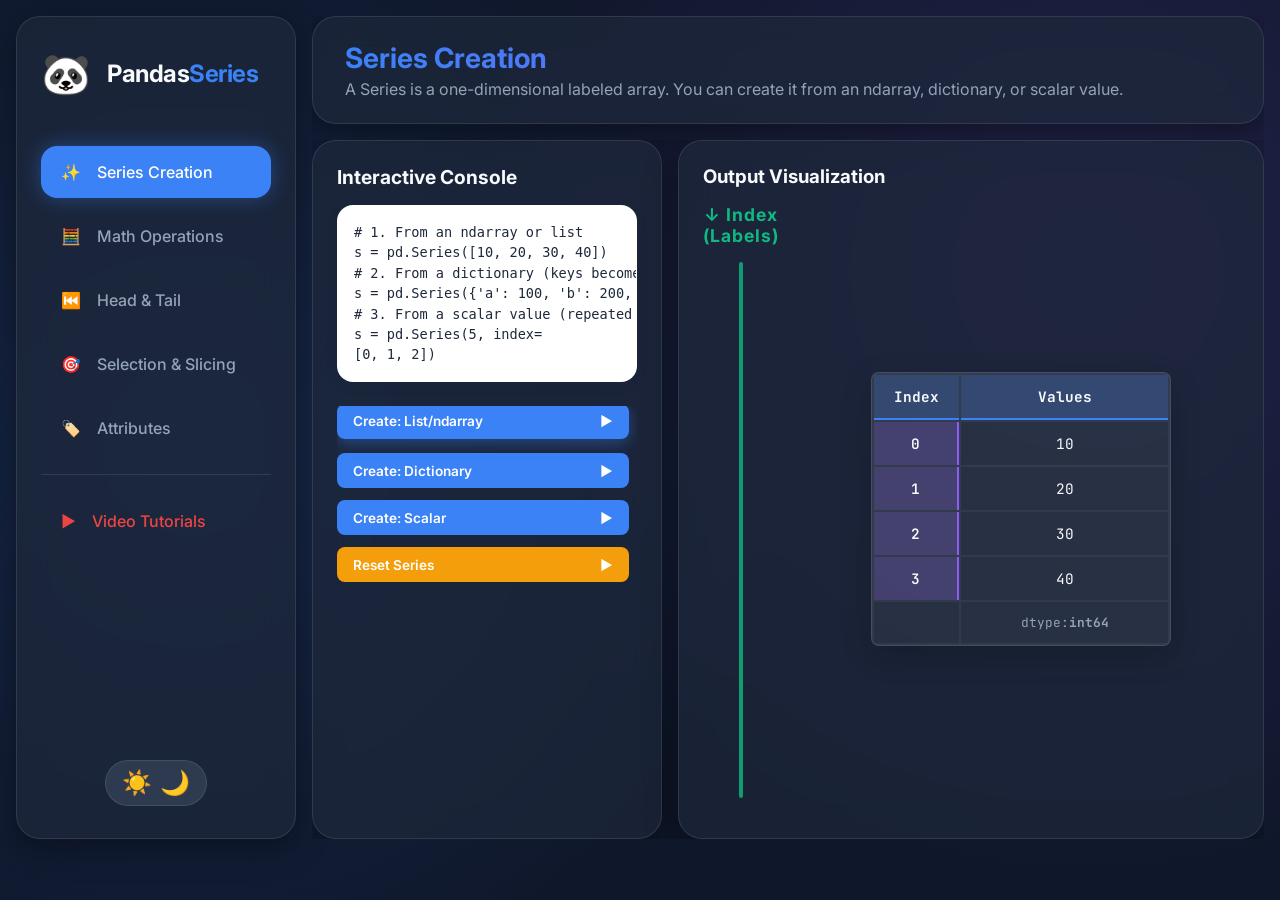
<file: index.html>
<!DOCTYPE html>
<html lang="en" style="height: 100%; min-height: 100%;">
<head>
    <meta charset="UTF-8">
    <meta name="viewport" content="width=device-width, initial-scale=1.0, maximum-scale=1.0, user-scalable=no">
    <title>Pandas Series Visualizer</title>
    <meta name="description" content="Interactive learning platform for Pandas Series concepts.">
    <link href="https://fonts.googleapis.com/css2?family=Inter:wght@300;400;500;600;700&family=JetBrains+Mono:wght@400;500&display=swap" rel="stylesheet">
    <link rel="stylesheet" href="styles.css">
</head>
<body>
    <div class="app-container">
        <!-- Sidebar Navigation -->
        <aside class="sidebar glass-panel">
            <div class="logo">
                <div class="logo-icon">🐼</div>
                <h1>Pandas<span>Series</span></h1>
            </div>
            <nav class="nav-menu">
                <button class="nav-item active" data-topic="creation">
                    <span class="icon">✨</span> Series Creation
                </button>
                <button class="nav-item" data-topic="math">
                    <span class="icon">🧮</span> Math Operations
                </button>
                <button class="nav-item" data-topic="headtail">
                    <span class="icon">⏮️</span> Head & Tail
                </button>
                <button class="nav-item" data-topic="selection">
                    <span class="icon">🎯</span> Selection & Slicing
                </button>
                <button class="nav-item" data-topic="attributes">
                    <span class="icon">🏷️</span> Attributes
                </button>
                <div style="height: 1px; background: var(--border-glass); margin: 0.5rem 0;"></div>
                <button class="nav-item special-btn" id="open-video-modal" style="color: var(--accent-danger);">
                    <span class="icon">▶️</span> Video Tutorials
                </button>
            </nav>
            <div class="theme-toggle-container">
                <button id="theme-toggle" class="theme-toggle" aria-label="Toggle Dark Mode">
                    <span class="sun-icon">☀️</span>
                    <span class="moon-icon">🌙</span>
                </button>
            </div>
        </aside>

        <!-- Main Content Area -->
        <main class="main-content">
            <header class="top-bar glass-panel">
                <h2 id="topic-title">Series Creation</h2>
                <p id="topic-description">Understand how to create a Pandas Series from ndarrays, dictionaries, and scalars.</p>
            </header>

            <div class="workspace">
                <!-- Code / Controls Panel -->
                <div class="controls-panel glass-panel" id="main-controls">
                    <div class="panel-header">
                        <h3>Interactive Console</h3>
                    </div>
                    <div class="code-display" id="code-snippet">
                        <code>import pandas as pd<br><br># Creating a basic Series<br>s = pd.Series([10, 20, 30, 40])</code>
                    </div>
                    <div class="action-buttons" id="action-buttons">
                        <!-- Buttons injected dynamically by JS -->
                        <button class="action-btn primary" onclick="renderSeries()">Show Series</button>
                    </div>
                </div>

                <!-- Visualization Stage -->
                <div class="visualization-stage glass-panel" id="main-visualization">
                    <div class="stage-header">
                        <div style="display: flex; align-items: center; gap: 20px;">
                            <h3>Output Visualization</h3>
                        </div>
                    </div>
                    
                    <!-- Live Syntax and Output Console -->
                    <div class="action-console" id="action-console">
                        <div class="console-header">
                            <div class="console-dots">
                                <span></span><span></span><span></span>
                            </div>
                            <div class="console-title">Python Terminal</div>
                        </div>
                        <div class="console-body">
                            <div class="syntax-line"><span class="prompt">>>></span> <span id="console-syntax" class="typing-text"></span></div>
                            <div class="output-line" id="console-output"></div>
                        </div>
                    </div>

                    <div class="table-wrapper" id="table-wrapper" style="position: relative; flex-grow: 1; display: flex; flex-direction: column;">
                        <div style="display: flex; flex-grow: 1;">
                            <div class="axis-vertical" id="axis-0-overlay">
                                <span class="axis-label">&darr; Index<br>(Labels)</span>
                                <div class="axis-line"></div>
                            </div>
                            <div class="table-container" id="table-container">
                                <!-- Series will be rendered here -->
                                <div class="placeholder-text">Click an action to visualize the Series.</div>
                            </div>
                        </div>
                    </div>
                </div>
            </div>
        </main>
    </div>
    <!-- Video Modal -->
    <div class="video-modal-overlay" id="video-modal">
        <div class="video-modal-content glass-panel">
            <div class="modal-header">
                <h2>Pandas Series Tutorials</h2>
                <button class="close-modal" id="close-video-modal">&times;</button>
            </div>
            <div class="modal-body">
                <div class="video-container">
                    <h3>Series Creation & Attributes</h3>
                    <iframe width="100%" height="315" src="https://www.youtube.com/embed/9z_W0eI-01Y" title="YouTube video player" frameborder="0" allow="accelerometer; autoplay; clipboard-write; encrypted-media; gyroscope; picture-in-picture" allowfullscreen></iframe>
                </div>
                <div class="video-container">
                    <h3>Series 1D Data</h3>
                    <iframe width="100%" height="315" src="https://www.youtube.com/embed/ubvQWUgXhbc" title="YouTube video player" frameborder="0" allow="accelerometer; autoplay; clipboard-write; encrypted-media; gyroscope; picture-in-picture" allowfullscreen></iframe>
                </div>
            </div>
        </div>
    </div>

    <script src="script.js"></script>
</body>
</html>
</file>
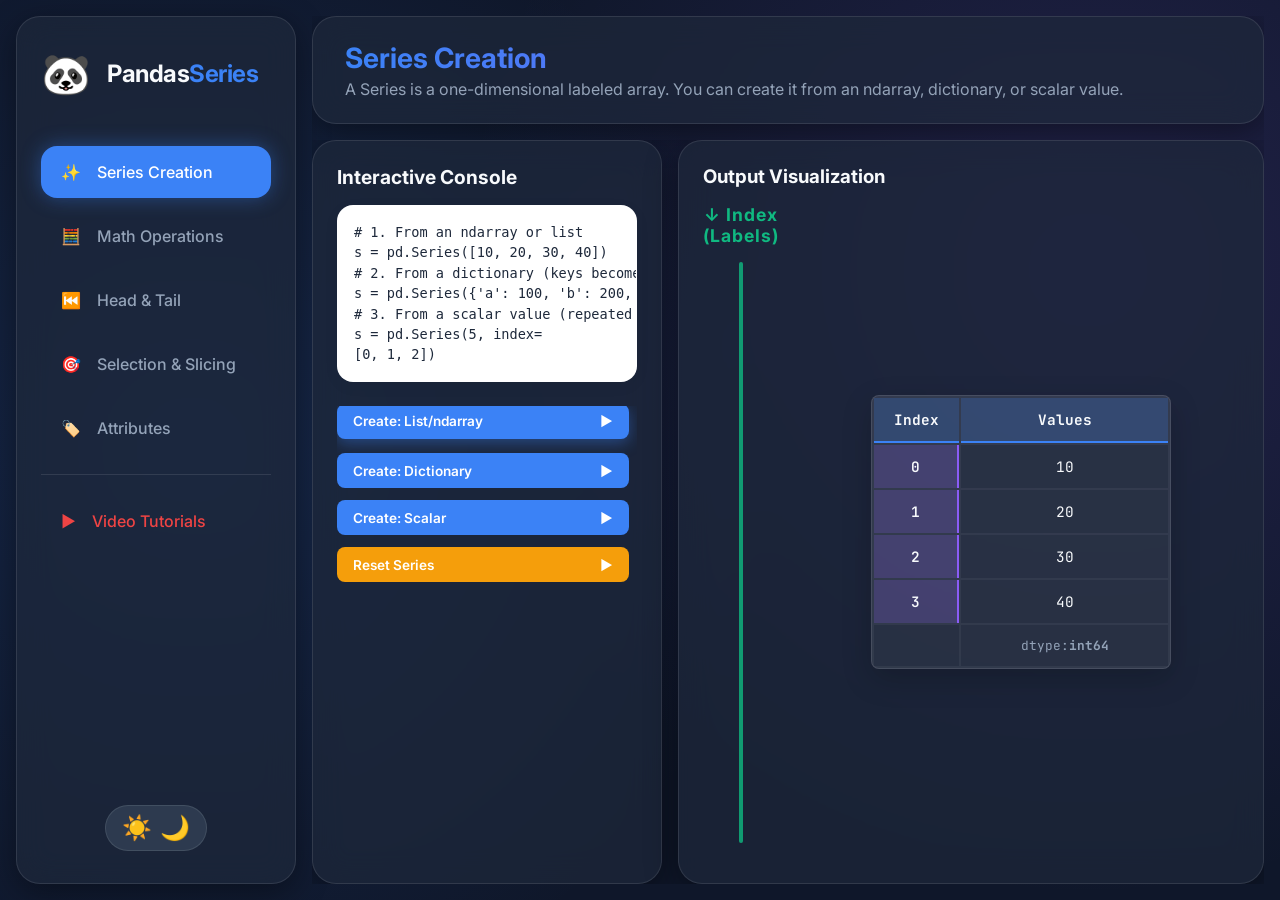
<file: debug.html>
<!DOCTYPE html>
<html lang="en">
<head>
    <meta charset="UTF-8">
    <meta name="viewport" content="width=device-width, initial-scale=1.0">
    <title>Pandas Series Visualizer</title>
    <meta name="description" content="Interactive learning platform for Pandas Series concepts.">
    <link href="https://fonts.googleapis.com/css2?family=Inter:wght@300;400;500;600;700&family=JetBrains+Mono:wght@400;500&display=swap" rel="stylesheet">
    <style>
:root {
    /* Colors - Dark Theme (Default) */
    --bg-base: #0f172a;
    --bg-glass: rgba(30, 41, 59, 0.7);
    --bg-glass-hover: rgba(51, 65, 85, 0.8);
    --border-glass: rgba(255, 255, 255, 0.1);
    
    --text-main: #f8fafc;
    --text-muted: #94a3b8;
    
    --accent-primary: #3b82f6;
    --accent-primary-hover: #2563eb;
    --accent-secondary: #8b5cf6;
    --accent-tertiary: #10b981;
    --accent-danger: #ef4444;
    --accent-warning: #f59e0b;
    
    --table-header-bg: rgba(59, 130, 246, 0.2);
    --table-index-bg: rgba(139, 92, 246, 0.2);
    --table-cell-bg: rgba(30, 41, 59, 0.5);
    
    --shadow-main: 0 8px 32px rgba(0, 0, 0, 0.4);
    --glow-primary: 0 0 20px rgba(59, 130, 246, 0.4);
}

[data-theme="light"] {
    --bg-base: #f1f5f9;
    --bg-glass: rgba(255, 255, 255, 0.7);
    --bg-glass-hover: rgba(241, 245, 249, 0.8);
    --border-glass: rgba(0, 0, 0, 0.1);
    
    --text-main: #0f172a;
    --text-muted: #475569;
    
    --accent-primary: #2563eb;
    --accent-primary-hover: #1d4ed8;
    --accent-secondary: #7c3aed;
    --accent-tertiary: #059669;
    
    --table-header-bg: rgba(37, 99, 235, 0.15);
    --table-index-bg: rgba(124, 58, 237, 0.15);
    --table-cell-bg: rgba(255, 255, 255, 0.8);
    
    --shadow-main: 0 8px 32px rgba(0, 0, 0, 0.1);
    --glow-primary: 0 0 20px rgba(37, 99, 235, 0.2);
}

* {
    margin: 0;
    padding: 0;
    box-sizing: border-box;
}

body {
    font-family: 'Inter', sans-serif;
    background-color: var(--bg-base);
    color: var(--text-main);
    min-height: 100vh;
    overflow-x: hidden;
    transition: background-color 0.4s ease, color 0.4s ease;
    background-image: 
        radial-gradient(circle at 15% 50%, rgba(59, 130, 246, 0.15) 0%, transparent 50%),
        radial-gradient(circle at 85% 30%, rgba(139, 92, 246, 0.15) 0%, transparent 50%);
}

.app-container {
    display: flex;
    height: 100vh;
    padding: 1rem;
    gap: 1rem;
}

/* Glassmorphism Utilities */
.glass-panel {
    background: var(--bg-glass);
    backdrop-filter: blur(16px);
    -webkit-backdrop-filter: blur(16px);
    border: 1px solid var(--border-glass);
    border-radius: 1.5rem;
    box-shadow: var(--shadow-main);
    transition: all 0.3s ease;
}

/* Sidebar */
.sidebar {
    width: 280px;
    display: flex;
    flex-direction: column;
    padding: 2rem 1.5rem;
    flex-shrink: 0;
}

.logo {
    display: flex;
    align-items: center;
    gap: 1rem;
    margin-bottom: 3rem;
}

.logo-icon {
    font-size: 2.5rem;
    animation: bounce 2s infinite ease-in-out;
}

@keyframes bounce {
    0%, 100% { transform: translateY(0); }
    50% { transform: translateY(-5px); }
}

.logo h1 {
    font-size: 1.5rem;
    font-weight: 700;
    letter-spacing: -0.5px;
}

.logo span {
    color: var(--accent-primary);
}

.nav-menu {
    display: flex;
    flex-direction: column;
    gap: 0.75rem;
    flex-grow: 1;
}

.nav-item {
    display: flex;
    align-items: center;
    gap: 1rem;
    padding: 1rem 1.25rem;
    border: none;
    background: transparent;
    color: var(--text-muted);
    font-family: inherit;
    font-size: 1rem;
    font-weight: 500;
    text-align: left;
    border-radius: 1rem;
    cursor: pointer;
    transition: all 0.2s ease;
}

.nav-item:hover {
    background: var(--bg-glass-hover);
    color: var(--text-main);
}

.nav-item.active {
    background: var(--accent-primary);
    color: white;
    box-shadow: var(--glow-primary);
}

.theme-toggle-container {
    margin-top: auto;
    display: flex;
    justify-content: center;
}

.theme-toggle {
    background: var(--bg-glass-hover);
    border: 1px solid var(--border-glass);
    border-radius: 2rem;
    padding: 0.5rem 1rem;
    cursor: pointer;
    font-size: 1.5rem;
    display: flex;
    gap: 0.5rem;
    transition: all 0.3s ease;
}

.theme-toggle:hover {
    transform: scale(1.05);
}

[data-theme="light"] .sun-icon { display: none; }
[data-theme="dark"] .moon-icon { display: none; }

/* Main Content */
.main-content {
    flex-grow: 1;
    display: flex;
    flex-direction: column;
    gap: 1rem;
    overflow: hidden;
}

.top-bar {
    padding: 1.5rem 2rem;
}

.top-bar h2 {
    font-size: 1.75rem;
    margin-bottom: 0.25rem;
    background: linear-gradient(to right, var(--accent-primary), var(--accent-secondary));
    -webkit-background-clip: text;
    background-clip: text;
    -webkit-text-fill-color: transparent;
}

.top-bar p {
    color: var(--text-muted);
}

.workspace {
    display: flex;
    gap: 1rem;
    flex-grow: 1;
    overflow: hidden;
}

.controls-panel {
    width: 350px;
    display: flex;
    flex-direction: column;
    padding: 1.5rem;
    flex-shrink: 0;
}

.panel-header h3 {
    font-size: 1.2rem;
    margin-bottom: 1rem;
    color: var(--text-main);
}

.code-display {
    background: #ffffff; /* Explicitly white as requested */
    color: #1e293b; /* Dark text to contrast with white background */
    padding: 1rem;
    border-radius: 1rem;
    font-family: 'JetBrains Mono', monospace;
    font-variant-ligatures: none;
    font-size: 0.85rem;
    line-height: 1.5;
    margin-bottom: 1.5rem;
    border: 1px solid var(--border-glass);
    box-shadow: 0 4px 15px rgba(0,0,0,0.05);
    overflow-x: auto;
}

.action-buttons {
    display: flex;
    flex-direction: column;
    gap: 0.75rem;
    overflow-y: auto;
    overflow-x: hidden;
    padding-right: 0.5rem;
    flex-grow: 1;
}

/* Custom Scrollbar */
.action-buttons::-webkit-scrollbar { width: 6px; }
.action-buttons::-webkit-scrollbar-track { background: rgba(0, 0, 0, 0.05); border-radius: 4px; }
.action-buttons::-webkit-scrollbar-thumb { background: var(--border-glass); border-radius: 4px; }
.action-buttons::-webkit-scrollbar-thumb:hover { background: var(--text-muted); }

.action-btn {
    padding: 0.6rem 1rem;
    border: none;
    border-radius: 0.5rem;
    font-family: inherit;
    font-weight: 600;
    font-size: 0.85rem;
    cursor: pointer;
    transition: all 0.2s ease;
    background: var(--bg-glass-hover);
    color: var(--text-main);
    border: 1px solid var(--border-glass);
    display: flex;
    justify-content: space-between;
    align-items: center;
}

.action-btn.active-btn-style {
    background: var(--accent-primary) !important;
    color: white !important;
    box-shadow: 0 4px 15px rgba(59, 130, 246, 0.4) !important;
    transform: translateY(-2px);
    border-color: transparent !important;
}

.action-btn:hover {
    transform: translateY(-2px);
    box-shadow: 0 4px 12px rgba(0,0,0,0.1);
}

.action-btn.primary { background: var(--accent-primary); color: white; border: none; }
.action-btn.primary:hover { background: var(--accent-primary-hover); box-shadow: var(--glow-primary); }
.action-btn.danger { background: var(--accent-danger); color: white; border: none; }
.action-btn.warning { background: var(--accent-warning); color: white; border: none; }
.action-btn.success { background: var(--accent-tertiary); color: white; border: none; }

.visualization-stage {
    flex-grow: 1;
    padding: 1.5rem;
    display: flex;
    flex-direction: column;
    overflow: hidden;
}

.stage-header {
    display: flex;
    justify-content: space-between;
    align-items: center;
    margin-bottom: 1rem;
}

/* Action Console for Syntax and Output */
.action-console {
    background: #1e1e1e; /* Deep terminal-like color */
    border: 1px solid #333;
    border-radius: 0.5rem;
    margin-bottom: 1.5rem;
    font-family: 'JetBrains Mono', monospace;
    font-variant-ligatures: none;
    font-size: 0.85rem;
    color: #e2e8f0;
    box-shadow: 0 10px 30px rgba(0, 0, 0, 0.5);
    opacity: 0;
    transform: translateY(-10px);
    transition: all 0.3s ease;
    display: none;
    overflow: hidden;
}

.action-console.visible {
    opacity: 1;
    transform: translateY(0);
    display: block;
}

.console-header {
    background: #2d2d2d;
    padding: 0.5rem 1rem;
    display: flex;
    align-items: center;
    border-bottom: 1px solid #111;
}

.console-dots {
    display: flex;
    gap: 6px;
}

.console-dots span {
    width: 12px;
    height: 12px;
    border-radius: 50%;
    display: inline-block;
}

.console-dots span:nth-child(1) { background: #ff5f56; }
.console-dots span:nth-child(2) { background: #ffbd2e; }
.console-dots span:nth-child(3) { background: #27c93f; }

.console-title {
    flex-grow: 1;
    text-align: center;
    color: #999;
    font-weight: 600;
    font-size: 0.8rem;
    font-family: 'Inter', sans-serif;
    margin-right: 42px;
}

.console-body {
    padding: 1rem 1.5rem;
}

.syntax-line {
    margin-bottom: 0.5rem;
    font-weight: 500;
}

.prompt {
    color: var(--accent-tertiary);
    margin-right: 0.5rem;
}

.typing-text {
    color: var(--accent-warning);
    border-right: 2px solid var(--accent-warning);
    animation: blinkCursor 1s step-end infinite;
}

.output-line {
    color: #94a3b8;
    padding-left: 2rem;
    white-space: pre-wrap;
}

@keyframes blinkCursor {
    50% { border-color: transparent; }
}

/* Table/Series Architecture */
.table-container {
    flex-grow: 1;
    display: flex;
    align-items: center;
    justify-content: center;
    overflow: auto;
    position: relative;
    perspective: 1000px;
}

.placeholder-text {
    color: var(--text-muted);
    font-style: italic;
    font-size: 1.1rem;
}

.pandas-series {
    display: grid;
    gap: 2px;
    background: var(--border-glass);
    border: 1px solid var(--border-glass);
    border-radius: 0.5rem;
    padding: 2px;
    box-shadow: 0 10px 30px rgba(0,0,0,0.2);
    /* Fixed 2 columns: Index and Value */
    grid-template-columns: auto 1fr;
    transition: all 0.5s ease;
    min-width: 300px; /* Series are narrow, this ensures it looks nice */
}

.series-cell {
    background: var(--table-cell-bg);
    padding: 0.75rem 1.25rem;
    text-align: center;
    font-family: 'JetBrains Mono', monospace;
    font-variant-ligatures: none;
    font-size: 0.9rem;
    display: flex;
    align-items: center;
    justify-content: center;
    transition: all 0.3s cubic-bezier(0.175, 0.885, 0.32, 1.275);
    position: relative;
    overflow: hidden;
}

.series-header {
    background: var(--table-header-bg);
    font-weight: 700;
    color: var(--text-main);
    border-bottom: 2px solid var(--accent-primary);
}

.series-index {
    background: var(--table-index-bg);
    font-weight: 600;
    color: var(--text-main);
    border-right: 2px solid var(--accent-secondary);
}

/* Animations */
@keyframes slideInUp {
    from { opacity: 0; transform: translateY(20px); }
    to { opacity: 1; transform: translateY(0); }
}

@keyframes highlightPulse {
    0% { background: var(--table-cell-bg); }
    50% { background: var(--accent-primary); color: white; transform: scale(1.1); z-index: 10; border-radius: 6px; box-shadow: 0 0 30px rgba(59, 130, 246, 0.6); }
    100% { background: var(--table-cell-bg); transform: scale(1); }
}

@keyframes dropRow {
    0% { transform: scale(1); opacity: 1; }
    50% { transform: scale(0.95) translateX(20px); opacity: 0.5; background: var(--accent-danger); color: white; }
    100% { transform: scale(0) translateX(100px); opacity: 0; padding: 0; height: 0; margin: 0; display: none; }
}

.anim-slide-in { animation: slideInUp 0.5s forwards; }
.anim-highlight { animation: highlightPulse 1s ease-in-out; }
.anim-drop { animation: dropRow 0.6s forwards cubic-bezier(0.55, 0.085, 0.68, 0.53); }

/* Ghosting Element */
.ghosted-element {
    opacity: 0.3 !important;
    background: rgba(100, 100, 100, 0.2) !important;
    text-decoration: line-through;
    color: var(--accent-danger) !important;
    transition: all 0.4s ease;
}

/* Axis Visualization Overlays */
.table-wrapper {
    position: relative;
}

.axis-vertical {
    display: flex;
    flex-direction: column;
    align-items: center;
    justify-content: center;
    padding-right: 1.5rem;
    color: var(--accent-tertiary);
    font-weight: 700;
    font-size: 1.1rem;
    animation: slideInUp 0.3s ease;
}

.axis-vertical .axis-line {
    flex-grow: 1;
    width: 4px;
    background: var(--accent-tertiary);
    margin: 1rem 0;
    opacity: 0.8;
    border-radius: 2px;
}

.axis-vertical .axis-label {
    letter-spacing: 1px;
    text-align: center;
}

/* Video Modal Styles */
.video-modal-overlay {
    position: fixed;
    top: 0;
    left: 0;
    width: 100vw;
    height: 100vh;
    background: rgba(0, 0, 0, 0.7);
    backdrop-filter: blur(8px);
    display: flex;
    justify-content: center;
    align-items: center;
    z-index: 1000;
    opacity: 0;
    pointer-events: none;
    transition: all 0.3s ease;
}

.video-modal-overlay.active {
    opacity: 1;
    pointer-events: all;
}

.video-modal-content {
    background: var(--bg-base);
    width: 90%;
    max-width: 900px;
    max-height: 90vh;
    border-radius: 1.5rem;
    display: flex;
    flex-direction: column;
    overflow: hidden;
    transform: translateY(20px) scale(0.95);
    transition: all 0.4s cubic-bezier(0.175, 0.885, 0.32, 1.275);
}

.video-modal-overlay.active .video-modal-content {
    transform: translateY(0) scale(1);
}

.modal-header {
    padding: 1.5rem 2rem;
    border-bottom: 1px solid var(--border-glass);
    display: flex;
    justify-content: space-between;
    align-items: center;
    background: var(--bg-glass);
}

.modal-header h2 {
    margin: 0;
    font-size: 1.5rem;
}

.close-modal {
    background: transparent;
    border: none;
    color: var(--text-muted);
    font-size: 2rem;
    cursor: pointer;
    line-height: 1;
    transition: color 0.2s;
}

.close-modal:hover {
    color: var(--accent-danger);
}

.modal-body {
    padding: 2rem;
    overflow-y: auto;
    display: flex;
    flex-direction: column;
    gap: 2rem;
}

.video-container h3 {
    margin-bottom: 1rem;
    color: var(--accent-primary);
}

.video-container iframe {
    border-radius: 1rem;
    box-shadow: 0 10px 30px rgba(0,0,0,0.3);
}

/* Attributes Animations */
@keyframes fadeOutAndCollapse {
    0% { opacity: 1; transform: scale(1) translateX(0); width: auto; }
    40% { opacity: 0; transform: scale(0.9) translateX(-10px); width: auto; color: transparent; background: transparent; border-color: transparent; }
    100% { opacity: 0; transform: scale(0) translateX(-50px); width: 0; padding: 0; margin: 0; border: none; flex-grow: 0; display: none; }
}

.anim-hide-column {
    animation: fadeOutAndCollapse 0.8s forwards cubic-bezier(0.4, 0, 0.2, 1);
    color: transparent !important;
}

.anim-hide-column-right {
    animation: fadeOutAndCollapseRight 0.8s forwards cubic-bezier(0.4, 0, 0.2, 1);
    color: transparent !important;
}

@keyframes fadeOutAndCollapseRight {
    0% { opacity: 1; transform: scale(1) translateX(0); width: auto; }
    40% { opacity: 0; transform: scale(0.9) translateX(10px); width: auto; color: transparent; background: transparent; border-color: transparent; }
    100% { opacity: 0; transform: scale(0) translateX(50px); width: 0; padding: 0; margin: 0; border: none; flex-grow: 0; display: none; }
}

.anim-expand-column {
    flex-grow: 1 !important;
    font-size: 1.2rem !important;
    transition: all 0.8s cubic-bezier(0.4, 0, 0.2, 1) !important;
    box-shadow: var(--glow-primary);
    z-index: 5;
}

</style>
</head>
<body>
    <div class="app-container">
        <!-- Sidebar Navigation -->
        <aside class="sidebar glass-panel">
            <div class="logo">
                <div class="logo-icon">🐼</div>
                <h1>Pandas<span>Series</span></h1>
            </div>
            <nav class="nav-menu">
                <button class="nav-item active" data-topic="creation">
                    <span class="icon">✨</span> Series Creation
                </button>
                <button class="nav-item" data-topic="math">
                    <span class="icon">🧮</span> Math Operations
                </button>
                <button class="nav-item" data-topic="headtail">
                    <span class="icon">⏮️</span> Head & Tail
                </button>
                <button class="nav-item" data-topic="selection">
                    <span class="icon">🎯</span> Selection & Slicing
                </button>
                <button class="nav-item" data-topic="attributes">
                    <span class="icon">🏷️</span> Attributes
                </button>
                <div style="height: 1px; background: var(--border-glass); margin: 0.5rem 0;"></div>
                <button class="nav-item special-btn" id="open-video-modal" style="color: var(--accent-danger);">
                    <span class="icon">▶️</span> Video Tutorials
                </button>
            </nav>
            <div class="theme-toggle-container">
                <button id="theme-toggle" class="theme-toggle" aria-label="Toggle Dark Mode">
                    <span class="sun-icon">☀️</span>
                    <span class="moon-icon">🌙</span>
                </button>
            </div>
        </aside>

        <!-- Main Content Area -->
        <main class="main-content">
            <header class="top-bar glass-panel">
                <h2 id="topic-title">Series Creation</h2>
                <p id="topic-description">Understand how to create a Pandas Series from ndarrays, dictionaries, and scalars.</p>
            </header>

            <div class="workspace">
                <!-- Code / Controls Panel -->
                <div class="controls-panel glass-panel" id="main-controls">
                    <div class="panel-header">
                        <h3>Interactive Console</h3>
                    </div>
                    <div class="code-display" id="code-snippet">
                        <code>import pandas as pd<br><br># Creating a basic Series<br>s = pd.Series([10, 20, 30, 40])</code>
                    </div>
                    <div class="action-buttons" id="action-buttons">
                        <!-- Buttons injected dynamically by JS -->
                        <button class="action-btn primary" onclick="renderSeries()">Show Series</button>
                    </div>
                </div>

                <!-- Visualization Stage -->
                <div class="visualization-stage glass-panel" id="main-visualization">
                    <div class="stage-header">
                        <div style="display: flex; align-items: center; gap: 20px;">
                            <h3>Output Visualization</h3>
                        </div>
                    </div>
                    
                    <!-- Live Syntax and Output Console -->
                    <div class="action-console" id="action-console">
                        <div class="console-header">
                            <div class="console-dots">
                                <span></span><span></span><span></span>
                            </div>
                            <div class="console-title">Python Terminal</div>
                        </div>
                        <div class="console-body">
                            <div class="syntax-line"><span class="prompt">>>></span> <span id="console-syntax" class="typing-text"></span></div>
                            <div class="output-line" id="console-output"></div>
                        </div>
                    </div>

                    <div class="table-wrapper" id="table-wrapper" style="position: relative; flex-grow: 1; display: flex; flex-direction: column;">
                        <div style="display: flex; flex-grow: 1;">
                            <div class="axis-vertical" id="axis-0-overlay">
                                <span class="axis-label">&darr; Index<br>(Labels)</span>
                                <div class="axis-line"></div>
                            </div>
                            <div class="table-container" id="table-container">
                                <!-- Series will be rendered here -->
                                <div class="placeholder-text">Click an action to visualize the Series.</div>
                            </div>
                        </div>
                    </div>
                </div>
            </div>
        </main>
    </div>
    <!-- Video Modal -->
    <div class="video-modal-overlay" id="video-modal">
        <div class="video-modal-content glass-panel">
            <div class="modal-header">
                <h2>Pandas Series Tutorials</h2>
                <button class="close-modal" id="close-video-modal">&times;</button>
            </div>
            <div class="modal-body">
                <div class="video-container">
                    <h3>Series Creation & Attributes</h3>
                    <iframe width="100%" height="315" src="https://www.youtube.com/embed/9z_W0eI-01Y" title="YouTube video player" frameborder="0" allow="accelerometer; autoplay; clipboard-write; encrypted-media; gyroscope; picture-in-picture" allowfullscreen></iframe>
                </div>
                <div class="video-container">
                    <h3>Series 1D Data</h3>
                    <iframe width="100%" height="315" src="https://www.youtube.com/embed/ubvQWUgXhbc" title="YouTube video player" frameborder="0" allow="accelerometer; autoplay; clipboard-write; encrypted-media; gyroscope; picture-in-picture" allowfullscreen></iframe>
                </div>
            </div>
        </div>
    </div>

    <script>
// Default Series dummy data
const defaultData = {
    index: [0, 1, 2, 3],
    data: [10, 20, 30, 40],
    dtype: 'int64'
};

// State
let currentTopic = 'creation';
let currentData = JSON.parse(JSON.stringify(defaultData)); 
let isDarkTheme = true;

// DOM Elements
const tableContainer = document.getElementById('table-container');
const actionButtons = document.getElementById('action-buttons');
const codeSnippet = document.getElementById('code-snippet');
const topicTitle = document.getElementById('topic-title');
const topicDoc = document.getElementById('topic-description');
const navItems = document.querySelectorAll('.nav-item:not(.special-btn)');
const themeToggle = document.getElementById('theme-toggle');
const actionConsole = document.getElementById('action-console');
const consoleSyntax = document.getElementById('console-syntax');
const consoleOutput = document.getElementById('console-output');

// Topic Definitions
const topicsInfo = {
    creation: {
        title: "Series Creation",
        desc: "A Series is a one-dimensional labeled array. You can create it from an ndarray, dictionary, or scalar value.",
        code: `# 1. From an ndarray or list\ns = pd.Series([10, 20, 30, 40])\n\n# 2. From a dictionary (keys become index)\ns = pd.Series({'a': 100, 'b': 200, 'c': 300})\n\n# 3. From a scalar value (repeated to match index)\ns = pd.Series(5, index=[0, 1, 2])`,
        buttons: [
            { label: "Create: List/ndarray", action: "createList", class: "primary" },
            { label: "Create: Dictionary", action: "createDict", class: "primary" },
            { label: "Create: Scalar", action: "createScalar", class: "primary" },
            { label: "Reset Series", action: "resetData", class: "warning" }
        ]
    },
    math: {
        title: "Mathematical Operations",
        desc: "Series support vectorized mathematical operations, aligning data intelligently by label.",
        code: `# Mathematical Operations\ns = s * 2\ns = s + 10\n\n# Adding two series (aligns on index)\nother = pd.Series({0: 1, 1: 1})\nres = s.add(other, fill_value=0)`,
        buttons: [
            { label: "s * 2 (Multiply)", action: "mathMultiply", class: "success" },
            { label: "s + 10 (Add)", action: "mathAdd", class: "success" },
            { label: "s.add(other_series)", action: "mathAddSeries", class: "warning" },
            { label: "Reset Series", action: "resetData", class: "" }
        ]
    },
    headtail: {
        title: "Head() and Tail()",
        desc: "Easily inspect the start or end of the Series, especially useful for large datasets.",
        code: `# View data boundaries\n# Top 2 elements\nprint(s.head(2))\n\n# Bottom 2 elements\nprint(s.tail(2))`,
        buttons: [
            { label: "s.head(2)", action: "showHead", class: "primary" },
            { label: "s.tail(2)", action: "showTail", class: "primary" },
            { label: "Reset Series", action: "resetData", class: "" }
        ]
    },
    selection: {
        title: "Selection, Indexing & Slicing",
        desc: "Access individual values or segments of a Series using labels or integer positions.",
        code: `# 1. Select by integer position\ns[1]\n\n# 2. Select by explicit label\ns['b']\n\n# 3. Slicing\ns[1:3] # Integer slicing\ns['a':'c'] # Label slicing (inclusive)`,
        buttons: [
            { label: "s[0] (Positional Index)", action: "selectIndex", class: "primary" },
            { label: "s['a'] (Label Index)", action: "selectLabel", class: "primary" },
            { label: "s[1:3] (Slice)", action: "sliceSeries", class: "warning" },
            { label: "Create Label Index Series", action: "createDict", class: "success" }
        ]
    },
    attributes: {
        title: "Series Attributes",
        desc: "A Series has several important attributes that provide information about its underlying structure without calling a method.",
        code: `# Key Attributes\nprint(s.values) # Underlying data array\nprint(s.index)  # The index labels\n\nprint(s.dtype)  # Data type\nprint(s.shape)  # Dimensions tuple\nprint(s.empty)  # Is it empty?`,
        buttons: [
            { label: "s.values (Data Array)", action: "showValuesAttr", class: "primary" },
            { label: "s.index (Labels)", action: "showIndexAttr", class: "primary" },
            { label: "s.dtype & s.shape", action: "showDtypeShapeAttr", class: "success" },
            { label: "Reset Series", action: "resetData", class: "warning" }
        ]
    }
};

// Core Functions
function setTopic(topic) {
    currentTopic = topic;
    
    // Update active nav state
    navItems.forEach(item => {
        if(item.dataset.topic === topic) {
            item.classList.add('active');
        } else {
            item.classList.remove('active');
        }
    });

    const info = topicsInfo[topic];
    if (!info) return;

    topicTitle.textContent = info.title;
    topicDoc.textContent = info.desc;
    
    // Format code block
    codeSnippet.innerHTML = `<code>${info.code.replace(/\\n/g, '<br>').replace(/ /g, '&nbsp;')}</code>`;
    
    // Render Buttons
    actionButtons.innerHTML = '';
    info.buttons.forEach((btn, idx) => {
        const button = document.createElement('button');
        button.className = 'action-btn ' + btn.class;
        if(idx === 0) button.classList.add('active-btn-style');
        
        button.textContent = btn.label;
        button.innerHTML += ` <span>▶</span>`;
        
        button.onclick = (e) => {
            document.querySelectorAll('.action-btn').forEach(b => b.classList.remove('active-btn-style'));
            e.currentTarget.classList.add('active-btn-style');
            actionRegistry[btn.action]();
        };
        actionButtons.appendChild(button);
    });

    resetData();
}

function renderSeries(dataObj = currentData, animate = true) {
    if(!dataObj || !dataObj.data) return;
    
    const rows = dataObj.data.length;

    const dfDiv = document.createElement('div');
    dfDiv.className = 'pandas-series';
    if(animate) dfDiv.classList.add('anim-slide-in');

    // Headers - Series essentially have Index and 0 (or a name)
    // We add an empty header for index, and "0" or series name for value
    dfDiv.appendChild(createCell('Index', 'series-cell series-header'));
    dfDiv.appendChild(createCell('Values', 'series-cell series-header'));

    // Data Rows
    dataObj.data.forEach((val, rIdx) => {
        // Index cell
        dfDiv.appendChild(createCell(dataObj.index[rIdx], 'series-cell series-index', `idx-${rIdx}`));
        // Value cell
        dfDiv.appendChild(createCell(val, 'series-cell', `cell-${rIdx}`));
    });

    // Add dtype summary row
    dfDiv.appendChild(createCell('', 'series-cell'));
    const dtypeCell = createCell(`dtype: <b>${dataObj.dtype}</b>`, 'series-cell');
    dtypeCell.style.color = 'var(--text-muted)';
    dtypeCell.style.fontSize = '0.8rem';
    dfDiv.appendChild(dtypeCell);

    tableContainer.innerHTML = '';
    tableContainer.appendChild(dfDiv);
}

function createCell(content, className, id = '') {
    const div = document.createElement('div');
    div.className = className;
    div.innerHTML = content;
    if(id) div.id = id;
    return div;
}

function resetData() {
    currentData = JSON.parse(JSON.stringify(defaultData));
    if(actionConsole) actionConsole.classList.remove('visible');
    renderSeries();
}

function showConsole(syntax, output) {
    if(!actionConsole) return;
    actionConsole.classList.remove('visible');
    
    // trigger reflow to reset animation
    void actionConsole.offsetWidth;
    
    consoleSyntax.textContent = syntax || '';
    consoleOutput.textContent = output || '';

    actionConsole.classList.add('visible');
}

// Ensure output formatted strings like pandas
function formatOutputStr(dataObj) {
    let out = '';
    for(let i=0; i<dataObj.data.length; i++){
        out += `${dataObj.index[i]}    ${dataObj.data[i]}\\n`;
    }
    out += `dtype: ${dataObj.dtype}`;
    return out;
}

// === Action Functions for the Buttons ===
const actionRegistry = {
    renderSeries: () => {
        showConsole("s = pd.Series([10, 20, 30, 40])", formatOutputStr(currentData));
        renderSeries();
    },

    createList: () => {
        currentData = { index: [0, 1, 2, 3], data: [10, 20, 30, 40], dtype: 'int64' };
        showConsole("s = pd.Series([10, 20, 30, 40])", formatOutputStr(currentData));
        renderSeries();
    },

    createDict: () => {
        currentData = { index: ['a', 'b', 'c'], data: [100, 200, 300], dtype: 'int64' };
        showConsole("s = pd.Series({'a': 100, 'b': 200, 'c': 300})", formatOutputStr(currentData));
        renderSeries();
    },

    createScalar: () => {
        currentData = { index: [0, 1, 2], data: [5, 5, 5], dtype: 'int64' };
        showConsole("s = pd.Series(5, index=[0, 1, 2])", formatOutputStr(currentData));
        renderSeries();
    },

    mathMultiply: () => {
        showConsole("s = s * 2", "=> Vectorized Multiplication applied.");
        currentData.data = currentData.data.map(x => x * 2);
        renderSeries();
        setTimeout(() => {
            const cells = document.querySelectorAll('[id^="cell-"]');
            cells.forEach(c => c.classList.add('anim-highlight'));
        }, 50);
    },

    mathAdd: () => {
        showConsole("s = s + 10", "=> Broadcasted Addition applied.");
        currentData.data = currentData.data.map(x => x + 10);
        renderSeries();
        setTimeout(() => {
            const cells = document.querySelectorAll('[id^="cell-"]');
            cells.forEach(c => c.classList.add('anim-highlight'));
        }, 50);
    },

    mathAddSeries: () => {
        // Only works visually best if we have numerical indices
        if(typeof currentData.index[0] !== 'number') {
            actionRegistry.createList(); // reset to list quickly
        }
        showConsole("other = pd.Series({0: 1, 1: 1})\\ns = s.add(other, fill_value=0)", "=> Label-aligned addition applied.");
        currentData.data[0] += 1;
        if(currentData.data.length > 1) currentData.data[1] += 1;
        
        renderSeries();
        setTimeout(() => {
            const c0 = document.getElementById('cell-0');
            const c1 = document.getElementById('cell-1');
            if(c0) c0.classList.add('anim-highlight');
            if(c1) c1.classList.add('anim-highlight');
        }, 50);
    },

    showHead: () => {
        const headData = {
            index: currentData.index.slice(0, 2),
            data: currentData.data.slice(0, 2),
            dtype: currentData.dtype
        };
        showConsole("s.head(2)", formatOutputStr(headData));
        renderSeries(headData);
    },

    showTail: () => {
        const tailData = {
            index: currentData.index.slice(-2),
            data: currentData.data.slice(-2),
            dtype: currentData.dtype
        };
        showConsole("s.tail(2)", formatOutputStr(tailData));
        renderSeries(tailData);
    },

    selectIndex: () => {
        showConsole("s[0]", `=> ${currentData.data[0]}`);
        renderSeries();
        setTimeout(() => {
            const cells = document.querySelectorAll('.series-cell');
            cells.forEach(c => c.style.opacity = '0.3');
            
            const cell = document.getElementById('cell-0');
            const idx = document.getElementById('idx-0');
            if(cell) { cell.style.opacity = '1'; cell.classList.add('anim-highlight'); }
            if(idx) { idx.style.opacity = '1'; idx.classList.add('anim-highlight'); }
        }, 50);
    },

    selectLabel: () => {
        // Make sure we have labels
        if(currentData.index[0] !== 'a') {
            currentData = { index: ['a', 'b', 'c'], data: [100, 200, 300], dtype: 'int64' };
        }
        showConsole("s['a']", `=> ${currentData.data[0]}`);
        renderSeries();
        setTimeout(() => {
            const cells = document.querySelectorAll('.series-cell');
            cells.forEach(c => c.style.opacity = '0.3');
            
            const cell = document.getElementById('cell-0');
            const idx = document.getElementById('idx-0');
            if(cell) { cell.style.opacity = '1'; cell.classList.add('anim-highlight'); }
            if(idx) { idx.style.opacity = '1'; idx.classList.add('anim-highlight'); }
        }, 50);
    },

    sliceSeries: () => {
        // Slice 1:3 gets index 1 and 2
        const sliceData = {
            index: currentData.index.slice(1, 3),
            data: currentData.data.slice(1, 3),
            dtype: currentData.dtype
        };
        showConsole("s[1:3]", formatOutputStr(sliceData));
        renderSeries();
        setTimeout(() => {
            const cells = document.querySelectorAll('.series-cell');
            cells.forEach(c => c.style.opacity = '0.3');
            
            for(let i=1; i<3; i++) {
                if(i < currentData.data.length) {
                    const cell = document.getElementById(`cell-${i}`);
                    const idx = document.getElementById(`idx-${i}`);
                    if(cell) { cell.style.opacity = '1'; cell.classList.add('anim-highlight'); }
                    if(idx) { idx.style.opacity = '1'; idx.classList.add('anim-highlight'); }
                }
            }
        }, 50);
    },

    showValuesAttr: () => {
        showConsole("s.values", `=> array([${currentData.data.join(', ')}], dtype=${currentData.dtype})`);
        renderSeries();
        setTimeout(() => {
            const indexCells = document.querySelectorAll('.series-index');
            const indexHeader = document.querySelector('.series-header:first-child');
            if(indexHeader) indexHeader.classList.add('anim-hide-column');
            indexCells.forEach(c => c.classList.add('anim-hide-column'));
            
            const valueCells = document.querySelectorAll('.series-cell:not(.series-index):not(.series-header)');
            const valueHeader = document.querySelectorAll('.series-header')[1];
            if(valueHeader) valueHeader.classList.add('anim-expand-column');
            valueCells.forEach(c => c.classList.add('anim-expand-column'));
        }, 50);
    },

    showIndexAttr: () => {
        let indexStr = currentData.index[0] === 'a' 
            ? `Index(['a', 'b', 'c'], dtype='object')`
            : `RangeIndex(start=0, stop=${currentData.index.length}, step=1)`;
            
        showConsole("s.index", `=> ${indexStr}`);
        renderSeries();
        setTimeout(() => {
            const valueCells = document.querySelectorAll('.series-cell:not(.series-index):not(.series-header)');
            const valueHeader = document.querySelectorAll('.series-header')[1];
            if(valueHeader) valueHeader.classList.add('anim-hide-column-right');
            valueCells.forEach(c => c.classList.add('anim-hide-column-right'));
            
            const indexCells = document.querySelectorAll('.series-index');
            const indexHeader = document.querySelector('.series-header:first-child');
            if(indexHeader) indexHeader.classList.add('anim-expand-column');
            indexCells.forEach(c => c.classList.add('anim-expand-column'));
        }, 50);
    },

    showDtypeShapeAttr: () => {
        showConsole("print(s.dtype)\\nprint(s.shape)\\nprint(s.empty)", `${currentData.dtype}\\n(${currentData.data.length},)\\nFalse`);
        renderSeries();
        setTimeout(() => {
            const cells = document.querySelectorAll('.series-cell');
            cells.forEach(c => c.classList.add('anim-highlight'));
        }, 50);
    },

    resetData: resetData
};

// Event Listeners
navItems.forEach(item => {
    item.addEventListener('click', () => {
        setTopic(item.dataset.topic);
    });
});

themeToggle.addEventListener('click', () => {
    isDarkTheme = !isDarkTheme;
    document.documentElement.setAttribute('data-theme', isDarkTheme ? 'dark' : 'light');
});

// Video Modal Event Listeners
const videoModal = document.getElementById('video-modal');
const openVideoBtn = document.getElementById('open-video-modal');
const closeVideoBtn = document.getElementById('close-video-modal');

if (openVideoBtn) {
    openVideoBtn.addEventListener('click', () => {
        videoModal.classList.add('active');
    });
}
if (closeVideoBtn) {
    closeVideoBtn.addEventListener('click', () => {
        videoModal.classList.remove('active');
    });
}
if (videoModal) {
    videoModal.addEventListener('click', (e) => {
        if(e.target === videoModal) {
            videoModal.classList.remove('active');
        }
    });
}

// Init
setTopic('creation');

</script>
</body>
</html>
</file>
<file: styles.css>
:root {
    /* Colors - Dark Theme (Default) */
    --bg-base: #0f172a;
    --bg-glass: rgba(30, 41, 59, 0.7);
    --bg-glass-hover: rgba(51, 65, 85, 0.8);
    --border-glass: rgba(255, 255, 255, 0.1);
    
    --text-main: #f8fafc;
    --text-muted: #94a3b8;
    
    --accent-primary: #3b82f6;
    --accent-primary-hover: #2563eb;
    --accent-secondary: #8b5cf6;
    --accent-tertiary: #10b981;
    --accent-danger: #ef4444;
    --accent-warning: #f59e0b;
    
    --table-header-bg: rgba(59, 130, 246, 0.2);
    --table-index-bg: rgba(139, 92, 246, 0.2);
    --table-cell-bg: rgba(30, 41, 59, 0.5);
    
    --shadow-main: 0 8px 32px rgba(0, 0, 0, 0.4);
    --glow-primary: 0 0 20px rgba(59, 130, 246, 0.4);
}

[data-theme="light"] {
    --bg-base: #f1f5f9;
    --bg-glass: rgba(255, 255, 255, 0.7);
    --bg-glass-hover: rgba(241, 245, 249, 0.8);
    --border-glass: rgba(0, 0, 0, 0.1);
    
    --text-main: #0f172a;
    --text-muted: #475569;
    
    --accent-primary: #2563eb;
    --accent-primary-hover: #1d4ed8;
    --accent-secondary: #7c3aed;
    --accent-tertiary: #059669;
    
    --table-header-bg: rgba(37, 99, 235, 0.15);
    --table-index-bg: rgba(124, 58, 237, 0.15);
    --table-cell-bg: rgba(255, 255, 255, 0.8);
    
    --shadow-main: 0 8px 32px rgba(0, 0, 0, 0.1);
    --glow-primary: 0 0 20px rgba(37, 99, 235, 0.2);
}

* {
    margin: 0;
    padding: 0;
    box-sizing: border-box;
}

body {
    font-family: 'Inter', sans-serif;
    background-color: var(--bg-base);
    color: var(--text-main);
    min-height: 100%;
    margin: 0;
    overflow-x: hidden;
    transition: background-color 0.4s ease, color 0.4s ease;
    background-image: 
        radial-gradient(circle at 15% 50%, rgba(59, 130, 246, 0.15) 0%, transparent 50%),
        radial-gradient(circle at 85% 30%, rgba(139, 92, 246, 0.15) 0%, transparent 50%);
}

.app-container {
    display: flex;
    height: 95vh; /* Adjusted for iframe */
    min-height: 800px;
    padding: 1rem;
    gap: 1rem;
}

/* Glassmorphism Utilities */
.glass-panel {
    background: var(--bg-glass);
    backdrop-filter: blur(16px);
    -webkit-backdrop-filter: blur(16px);
    border: 1px solid var(--border-glass);
    border-radius: 1.5rem;
    box-shadow: var(--shadow-main);
    transition: all 0.3s ease;
}

/* Sidebar */
.sidebar {
    width: 280px;
    display: flex;
    flex-direction: column;
    padding: 2rem 1.5rem;
    flex-shrink: 0;
}

.logo {
    display: flex;
    align-items: center;
    gap: 1rem;
    margin-bottom: 3rem;
}

.logo-icon {
    font-size: 2.5rem;
    animation: bounce 2s infinite ease-in-out;
}

@keyframes bounce {
    0%, 100% { transform: translateY(0); }
    50% { transform: translateY(-5px); }
}

.logo h1 {
    font-size: 1.5rem;
    font-weight: 700;
    letter-spacing: -0.5px;
}

.logo span {
    color: var(--accent-primary);
}

.nav-menu {
    display: flex;
    flex-direction: column;
    gap: 0.75rem;
    flex-grow: 1;
}

.nav-item {
    display: flex;
    align-items: center;
    gap: 1rem;
    padding: 1rem 1.25rem;
    border: none;
    background: transparent;
    color: var(--text-muted);
    font-family: inherit;
    font-size: 1rem;
    font-weight: 500;
    text-align: left;
    border-radius: 1rem;
    cursor: pointer;
    transition: all 0.2s ease;
}

.nav-item:hover {
    background: var(--bg-glass-hover);
    color: var(--text-main);
}

.nav-item.active {
    background: var(--accent-primary);
    color: white;
    box-shadow: var(--glow-primary);
}

.theme-toggle-container {
    margin-top: auto;
    display: flex;
    justify-content: center;
}

.theme-toggle {
    background: var(--bg-glass-hover);
    border: 1px solid var(--border-glass);
    border-radius: 2rem;
    padding: 0.5rem 1rem;
    cursor: pointer;
    font-size: 1.5rem;
    display: flex;
    gap: 0.5rem;
    transition: all 0.3s ease;
}

.theme-toggle:hover {
    transform: scale(1.05);
}

[data-theme="light"] .sun-icon { display: none; }
[data-theme="dark"] .moon-icon { display: none; }

/* Main Content */
.main-content {
    flex-grow: 1;
    display: flex;
    flex-direction: column;
    gap: 1rem;
    overflow: hidden;
}

.top-bar {
    padding: 1.5rem 2rem;
}

.top-bar h2 {
    font-size: 1.75rem;
    margin-bottom: 0.25rem;
    background: linear-gradient(to right, var(--accent-primary), var(--accent-secondary));
    -webkit-background-clip: text;
    background-clip: text;
    -webkit-text-fill-color: transparent;
}

.top-bar p {
    color: var(--text-muted);
}

.workspace {
    display: flex;
    gap: 1rem;
    flex-grow: 1;
    overflow: hidden;
}

.controls-panel {
    width: 350px;
    display: flex;
    flex-direction: column;
    padding: 1.5rem;
    flex-shrink: 0;
}

.panel-header h3 {
    font-size: 1.2rem;
    margin-bottom: 1rem;
    color: var(--text-main);
}

.code-display {
    background: #ffffff; /* Explicitly white as requested */
    color: #1e293b; /* Dark text to contrast with white background */
    padding: 1rem;
    border-radius: 1rem;
    font-family: 'JetBrains Mono', monospace;
    font-variant-ligatures: none;
    font-size: 0.85rem;
    line-height: 1.5;
    margin-bottom: 1.5rem;
    border: 1px solid var(--border-glass);
    box-shadow: 0 4px 15px rgba(0,0,0,0.05);
    overflow-x: auto;
}

.action-buttons {
    display: flex;
    flex-direction: column;
    gap: 0.75rem;
    overflow-y: auto;
    overflow-x: hidden;
    padding-right: 0.5rem;
    flex-grow: 1;
}

/* Custom Scrollbar */
.action-buttons::-webkit-scrollbar { width: 6px; }
.action-buttons::-webkit-scrollbar-track { background: rgba(0, 0, 0, 0.05); border-radius: 4px; }
.action-buttons::-webkit-scrollbar-thumb { background: var(--border-glass); border-radius: 4px; }
.action-buttons::-webkit-scrollbar-thumb:hover { background: var(--text-muted); }

.action-btn {
    padding: 0.6rem 1rem;
    border: none;
    border-radius: 0.5rem;
    font-family: inherit;
    font-weight: 600;
    font-size: 0.85rem;
    cursor: pointer;
    transition: all 0.2s ease;
    background: var(--bg-glass-hover);
    color: var(--text-main);
    border: 1px solid var(--border-glass);
    display: flex;
    justify-content: space-between;
    align-items: center;
}

.action-btn.active-btn-style {
    background: var(--accent-primary) !important;
    color: white !important;
    box-shadow: 0 4px 15px rgba(59, 130, 246, 0.4) !important;
    transform: translateY(-2px);
    border-color: transparent !important;
}

.action-btn:hover {
    transform: translateY(-2px);
    box-shadow: 0 4px 12px rgba(0,0,0,0.1);
}

.action-btn.primary { background: var(--accent-primary); color: white; border: none; }
.action-btn.primary:hover { background: var(--accent-primary-hover); box-shadow: var(--glow-primary); }
.action-btn.danger { background: var(--accent-danger); color: white; border: none; }
.action-btn.warning { background: var(--accent-warning); color: white; border: none; }
.action-btn.success { background: var(--accent-tertiary); color: white; border: none; }

.visualization-stage {
    flex-grow: 1;
    padding: 1.5rem;
    display: flex;
    flex-direction: column;
    overflow: hidden;
}

.stage-header {
    display: flex;
    justify-content: space-between;
    align-items: center;
    margin-bottom: 1rem;
}

/* Action Console for Syntax and Output */
.action-console {
    background: #1e1e1e; /* Deep terminal-like color */
    border: 1px solid #333;
    border-radius: 0.5rem;
    margin-bottom: 1.5rem;
    font-family: 'JetBrains Mono', monospace;
    font-variant-ligatures: none;
    font-size: 0.85rem;
    color: #e2e8f0;
    box-shadow: 0 10px 30px rgba(0, 0, 0, 0.5);
    opacity: 0;
    transform: translateY(-10px);
    transition: all 0.3s ease;
    display: none;
    overflow: hidden;
}

.action-console.visible {
    opacity: 1;
    transform: translateY(0);
    display: block;
}

.console-header {
    background: #2d2d2d;
    padding: 0.5rem 1rem;
    display: flex;
    align-items: center;
    border-bottom: 1px solid #111;
}

.console-dots {
    display: flex;
    gap: 6px;
}

.console-dots span {
    width: 12px;
    height: 12px;
    border-radius: 50%;
    display: inline-block;
}

.console-dots span:nth-child(1) { background: #ff5f56; }
.console-dots span:nth-child(2) { background: #ffbd2e; }
.console-dots span:nth-child(3) { background: #27c93f; }

.console-title {
    flex-grow: 1;
    text-align: center;
    color: #999;
    font-weight: 600;
    font-size: 0.8rem;
    font-family: 'Inter', sans-serif;
    margin-right: 42px;
}

.console-body {
    padding: 1rem 1.5rem;
}

.syntax-line {
    margin-bottom: 0.5rem;
    font-weight: 500;
}

.prompt {
    color: var(--accent-tertiary);
    margin-right: 0.5rem;
}

.typing-text {
    color: var(--accent-warning);
    border-right: 2px solid var(--accent-warning);
    animation: blinkCursor 1s step-end infinite;
}

.output-line {
    color: #94a3b8;
    padding-left: 2rem;
    white-space: pre-wrap;
}

@keyframes blinkCursor {
    50% { border-color: transparent; }
}

/* Table/Series Architecture */
.table-container {
    flex-grow: 1;
    display: flex;
    align-items: center;
    justify-content: center;
    overflow: auto;
    position: relative;
    perspective: 1000px;
}

.placeholder-text {
    color: var(--text-muted);
    font-style: italic;
    font-size: 1.1rem;
}

.pandas-series {
    display: grid;
    gap: 2px;
    background: var(--border-glass);
    border: 1px solid var(--border-glass);
    border-radius: 0.5rem;
    padding: 2px;
    box-shadow: 0 10px 30px rgba(0,0,0,0.2);
    /* Fixed 2 columns: Index and Value */
    grid-template-columns: auto 1fr;
    transition: all 0.5s ease;
    min-width: 300px; /* Series are narrow, this ensures it looks nice */
}

.series-cell {
    background: var(--table-cell-bg);
    padding: 0.75rem 1.25rem;
    text-align: center;
    font-family: 'JetBrains Mono', monospace;
    font-variant-ligatures: none;
    font-size: 0.9rem;
    display: flex;
    align-items: center;
    justify-content: center;
    transition: all 0.3s cubic-bezier(0.175, 0.885, 0.32, 1.275);
    position: relative;
    overflow: hidden;
}

.series-header {
    background: var(--table-header-bg);
    font-weight: 700;
    color: var(--text-main);
    border-bottom: 2px solid var(--accent-primary);
}

.series-index {
    background: var(--table-index-bg);
    font-weight: 600;
    color: var(--text-main);
    border-right: 2px solid var(--accent-secondary);
}

/* Animations */
@keyframes slideInUp {
    from { opacity: 0; transform: translateY(20px); }
    to { opacity: 1; transform: translateY(0); }
}

@keyframes highlightPulse {
    0% { background: var(--table-cell-bg); }
    50% { background: var(--accent-primary); color: white; transform: scale(1.1); z-index: 10; border-radius: 6px; box-shadow: 0 0 30px rgba(59, 130, 246, 0.6); }
    100% { background: var(--table-cell-bg); transform: scale(1); }
}

@keyframes dropRow {
    0% { transform: scale(1); opacity: 1; }
    50% { transform: scale(0.95) translateX(20px); opacity: 0.5; background: var(--accent-danger); color: white; }
    100% { transform: scale(0) translateX(100px); opacity: 0; padding: 0; height: 0; margin: 0; display: none; }
}

.anim-slide-in { animation: slideInUp 0.5s forwards; }
.anim-highlight { animation: highlightPulse 1s ease-in-out; }
.anim-drop { animation: dropRow 0.6s forwards cubic-bezier(0.55, 0.085, 0.68, 0.53); }

/* Ghosting Element */
.ghosted-element {
    opacity: 0.3 !important;
    background: rgba(100, 100, 100, 0.2) !important;
    text-decoration: line-through;
    color: var(--accent-danger) !important;
    transition: all 0.4s ease;
}

/* Axis Visualization Overlays */
.table-wrapper {
    position: relative;
}

.axis-vertical {
    display: flex;
    flex-direction: column;
    align-items: center;
    justify-content: center;
    padding-right: 1.5rem;
    color: var(--accent-tertiary);
    font-weight: 700;
    font-size: 1.1rem;
    animation: slideInUp 0.3s ease;
}

.axis-vertical .axis-line {
    flex-grow: 1;
    width: 4px;
    background: var(--accent-tertiary);
    margin: 1rem 0;
    opacity: 0.8;
    border-radius: 2px;
}

.axis-vertical .axis-label {
    letter-spacing: 1px;
    text-align: center;
}

/* Video Modal Styles */
.video-modal-overlay {
    position: fixed;
    top: 0;
    left: 0;
    width: 100vw;
    height: 100vh;
    background: rgba(0, 0, 0, 0.7);
    backdrop-filter: blur(8px);
    display: flex;
    justify-content: center;
    align-items: center;
    z-index: 1000;
    opacity: 0;
    pointer-events: none;
    transition: all 0.3s ease;
}

.video-modal-overlay.active {
    opacity: 1;
    pointer-events: all;
}

.video-modal-content {
    background: var(--bg-base);
    width: 90%;
    max-width: 900px;
    max-height: 90vh;
    border-radius: 1.5rem;
    display: flex;
    flex-direction: column;
    overflow: hidden;
    transform: translateY(20px) scale(0.95);
    transition: all 0.4s cubic-bezier(0.175, 0.885, 0.32, 1.275);
}

.video-modal-overlay.active .video-modal-content {
    transform: translateY(0) scale(1);
}

.modal-header {
    padding: 1.5rem 2rem;
    border-bottom: 1px solid var(--border-glass);
    display: flex;
    justify-content: space-between;
    align-items: center;
    background: var(--bg-glass);
}

.modal-header h2 {
    margin: 0;
    font-size: 1.5rem;
}

.close-modal {
    background: transparent;
    border: none;
    color: var(--text-muted);
    font-size: 2rem;
    cursor: pointer;
    line-height: 1;
    transition: color 0.2s;
}

.close-modal:hover {
    color: var(--accent-danger);
}

.modal-body {
    padding: 2rem;
    overflow-y: auto;
    display: flex;
    flex-direction: column;
    gap: 2rem;
}

.video-container h3 {
    margin-bottom: 1rem;
    color: var(--accent-primary);
}

.video-container iframe {
    border-radius: 1rem;
    box-shadow: 0 10px 30px rgba(0,0,0,0.3);
}

/* Attributes Animations */
@keyframes fadeOutAndCollapse {
    0% { opacity: 1; transform: scale(1) translateX(0); width: auto; }
    40% { opacity: 0; transform: scale(0.9) translateX(-10px); width: auto; color: transparent; background: transparent; border-color: transparent; }
    100% { opacity: 0; transform: scale(0) translateX(-50px); width: 0; padding: 0; margin: 0; border: none; flex-grow: 0; display: none; }
}

.anim-hide-column {
    animation: fadeOutAndCollapse 0.8s forwards cubic-bezier(0.4, 0, 0.2, 1);
    color: transparent !important;
}

.anim-hide-column-right {
    animation: fadeOutAndCollapseRight 0.8s forwards cubic-bezier(0.4, 0, 0.2, 1);
    color: transparent !important;
}

@keyframes fadeOutAndCollapseRight {
    0% { opacity: 1; transform: scale(1) translateX(0); width: auto; }
    40% { opacity: 0; transform: scale(0.9) translateX(10px); width: auto; color: transparent; background: transparent; border-color: transparent; }
    100% { opacity: 0; transform: scale(0) translateX(50px); width: 0; padding: 0; margin: 0; border: none; flex-grow: 0; display: none; }
}

.anim-expand-column {
    flex-grow: 1 !important;
    font-size: 1.2rem !important;
    transition: all 0.8s cubic-bezier(0.4, 0, 0.2, 1) !important;
    box-shadow: var(--glow-primary);
    z-index: 5;
}
</file>
